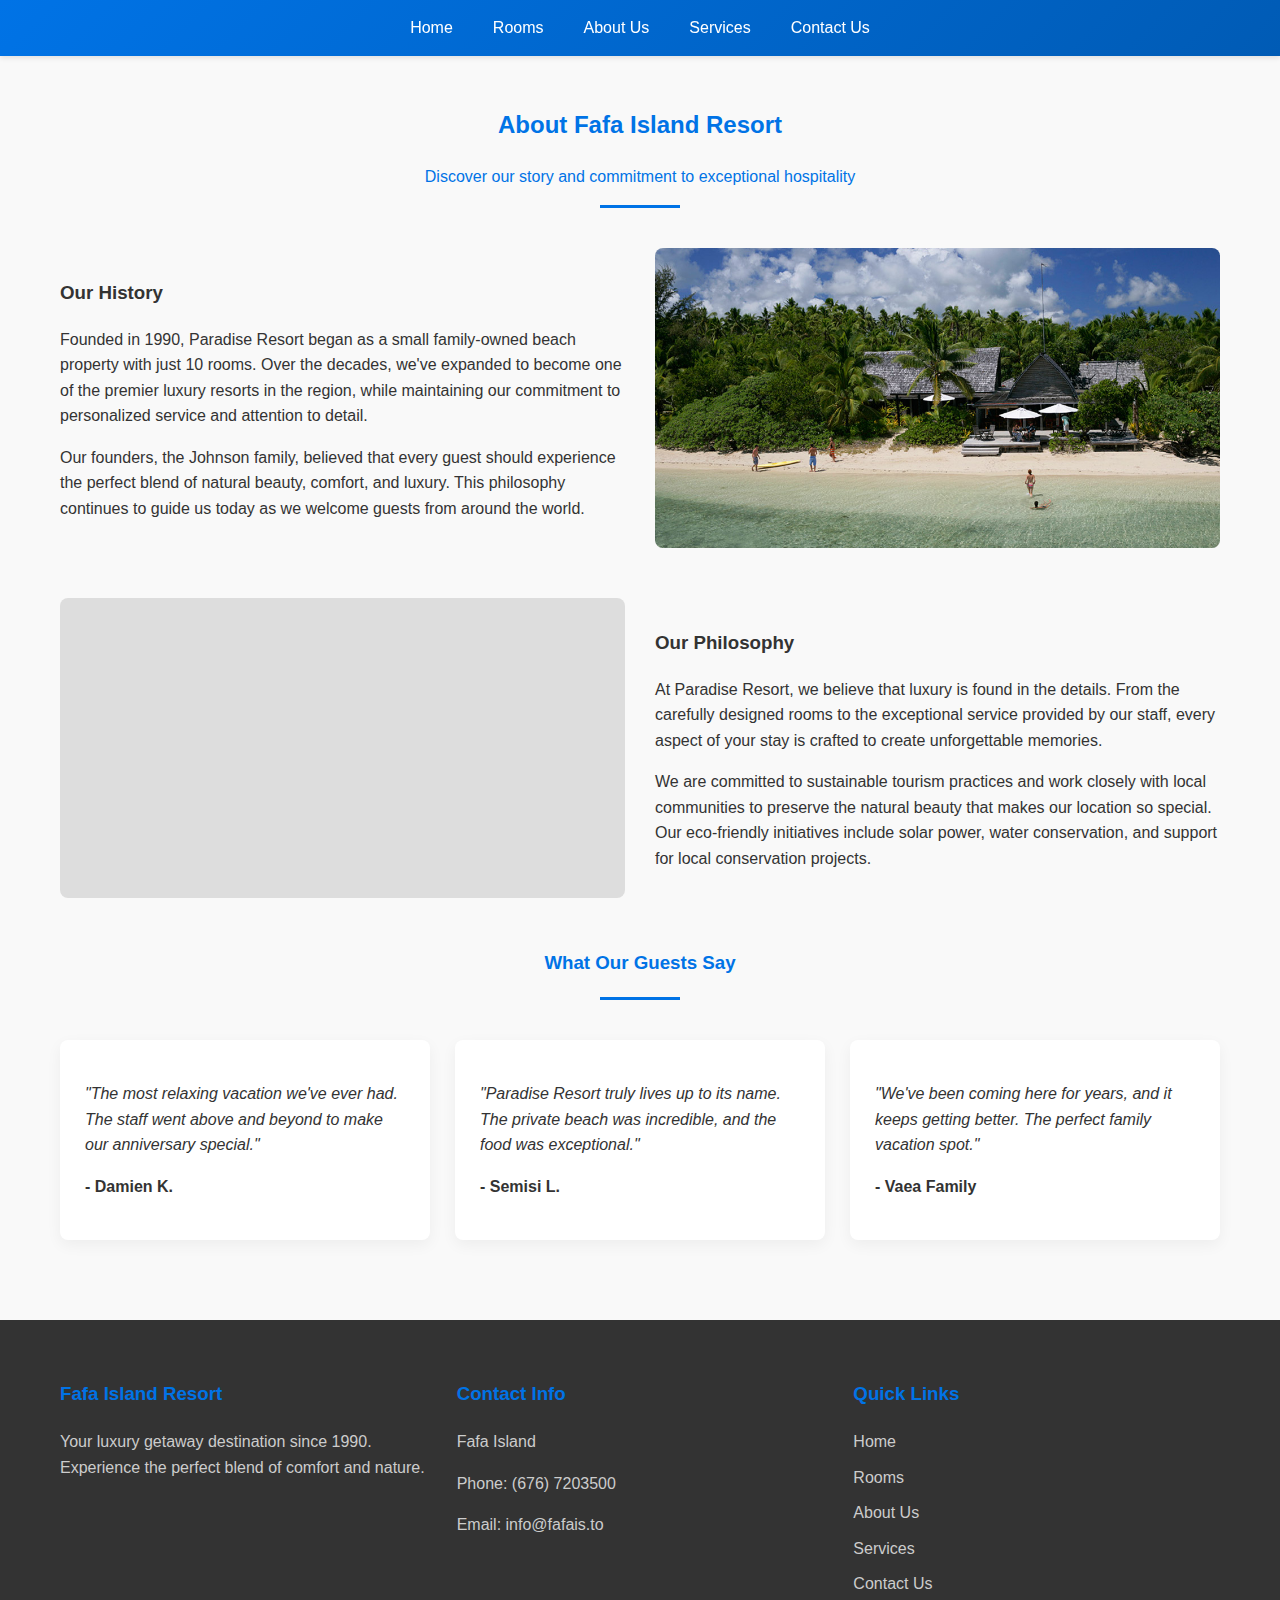
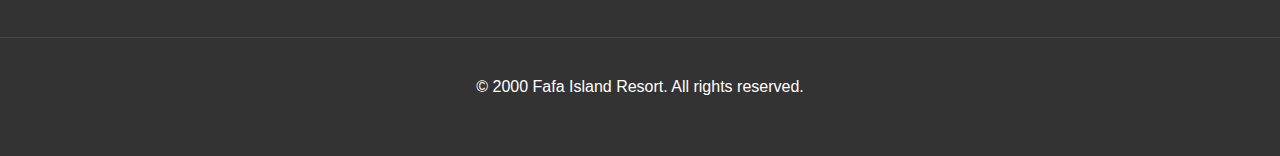
<file: assignment1/aboutus.html>
<!DOCTYPE html>
<html lang="en">
<head>
  <meta charset="UTF-8">
  <meta name="viewport" content="width=device-width, initial-scale=1.0">
  <title>Fafa Island Resort - About Us</title>
  <link rel="stylesheet" href="style.css">
</head>
<body>
  <nav>
    <ul>
      <li><a href="Home.html">Home</a></li>
      <li><a href="Rooms.html">Rooms</a></li>
      <li><a href="Aboutus.html">About Us</a></li>
      <li><a href="Gallery.html">Services</a></li>
      <li><a href="Contactus.html">Contact Us</a></li>
    </ul>
  </nav>
  
  <div class="container">
    <div class="section-heading">
      <h2>About Fafa Island Resort</h2>
      <p>Discover our story and commitment to exceptional hospitality</p>
    </div>
    
    <div style="display: flex; flex-wrap: wrap; gap: 30px; align-items: center; margin-bottom: 50px;">
  <div style="flex: 1; min-width: 300px;">
    <h3>Our History</h3>
    <p>Founded in 1990, Paradise Resort began as a small family-owned beach property with just 10 rooms. Over the decades, we've expanded to become one of the premier luxury resorts in the region, while maintaining our commitment to personalized service and attention to detail.</p>
    <p>Our founders, the Johnson family, believed that every guest should experience the perfect blend of natural beauty, comfort, and luxury. This philosophy continues to guide us today as we welcome guests from around the world.</p>
  </div>
  <div style="flex: 1; min-width: 300px;">
    <div style="height: 300px; 
                background: #ddd; 
                background-image: url('images/fafamain1.jpg'); 
                background-size: cover; 
                background-position: center; 
                border-radius: 8px;">
    </div>
  </div>
</div>

    
    <div style="display: flex; flex-wrap: wrap-reverse; gap: 30px; align-items: center; margin-bottom: 50px;">
      <div style="flex: 1; min-width: 300px;">
        <div style="height: 300px; background: #ddd; background-image: url('https://placehold.co/500x300/0073e6/white?text=Our+Philosophy'); background-size: cover; background-position: center; border-radius: 8px;"></div>
      </div>
      <div style="flex: 1; min-width: 300px;">
        <h3>Our Philosophy</h3>
        <p>At Paradise Resort, we believe that luxury is found in the details. From the carefully designed rooms to the exceptional service provided by our staff, every aspect of your stay is crafted to create unforgettable memories.</p>
        <p>We are committed to sustainable tourism practices and work closely with local communities to preserve the natural beauty that makes our location so special. Our eco-friendly initiatives include solar power, water conservation, and support for local conservation projects.</p>
      </div>
    </div>
    
    <div class="section-heading">
      <h3>What Our Guests Say</h3>
    </div>
    
    <div style="display: grid; grid-template-columns: repeat(auto-fill, minmax(300px, 1fr)); gap: 25px; margin-top: 30px;">
      <div style="background: white; padding: 25px; border-radius: 8px; box-shadow: 0 5px 15px rgba(0,0,0,0.05);">
        <p style="font-style: italic;">"The most relaxing vacation we've ever had. The staff went above and beyond to make our anniversary special."</p>
        <p style="font-weight: bold; margin-top: 15px;">- Damien K.</p>
      </div>
      
      <div style="background: white; padding: 25px; border-radius: 8px; box-shadow: 0 5px 15px rgba(0,0,0,0.05);">
        <p style="font-style: italic;">"Paradise Resort truly lives up to its name. The private beach was incredible, and the food was exceptional."</p>
        <p style="font-weight: bold; margin-top: 15px;">- Semisi L.</p>
      </div>
      
      <div style="background: white; padding: 25px; border-radius: 8px; box-shadow: 0 5px 15px rgba(0,0,0,0.05);">
        <p style="font-style: italic;">"We've been coming here for years, and it keeps getting better. The perfect family vacation spot."</p>
        <p style="font-weight: bold; margin-top: 15px;">- Vaea Family</p>
      </div>
    </div>
  </div>
  
  <footer>
    <div class="footer-content">
      <div class="footer-section">
        <h3>Fafa Island Resort</h3>
        <p>Your luxury getaway destination since 1990. Experience the perfect blend of comfort and nature.</p>
      </div>
      
      <div class="footer-section">
        <h3>Contact Info</h3>
        <p>Fafa Island</p>
        <p>Phone: (676) 7203500</p>
        <p>Email: info@fafais.to</p>
      </div>
      
      <div class="footer-section">
        <h3>Quick Links</h3>
        <a href="Home.html">Home</a>
        <a href="Rooms.html">Rooms</a>
        <a href="Aboutus.html">About Us</a>
        <a href="Gallery.html">Services</a>
        <a href="Contactus.html">Contact Us</a>
      </div>
    </div>
    
    <div class="footer-bottom">
      <p>&copy; 2000 Fafa Island Resort. All rights reserved.</p>
    </div>
  </footer>
</body>
</html>
</file>
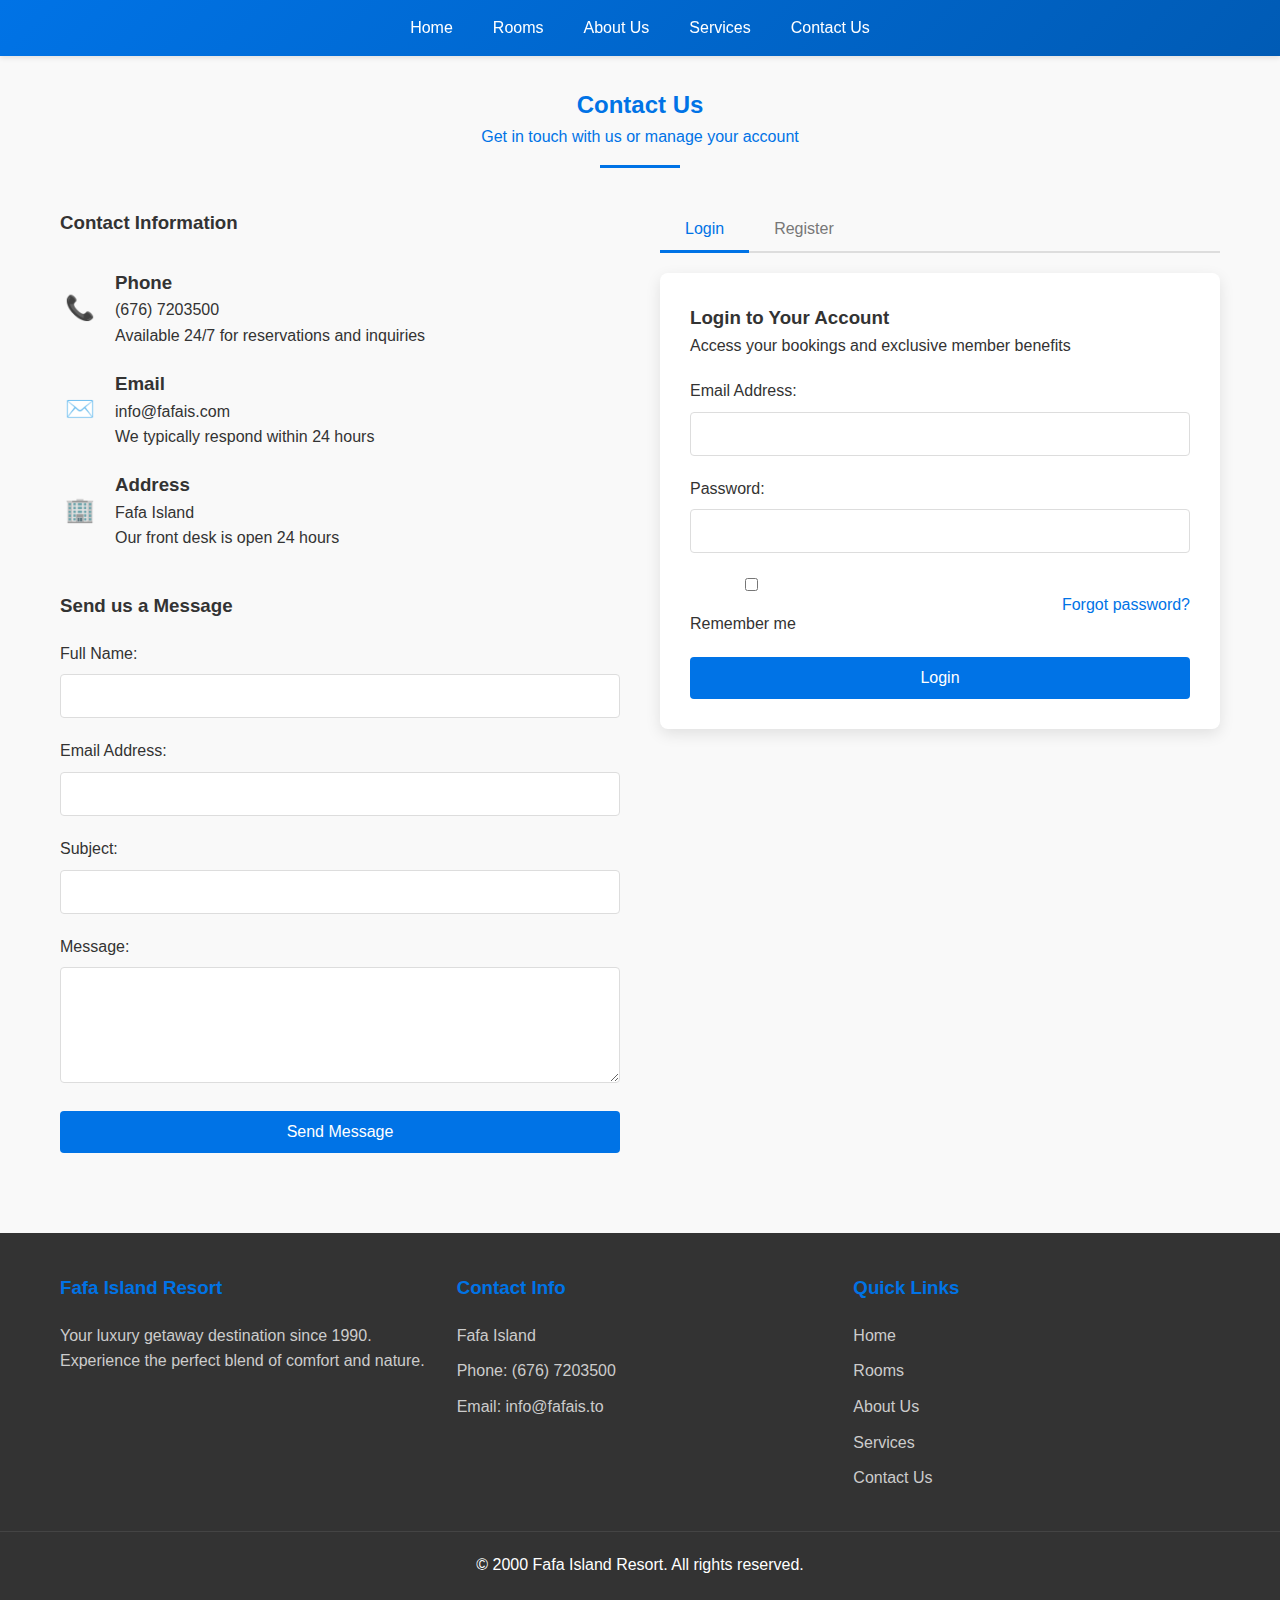
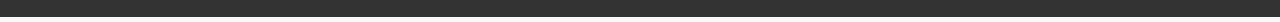
<file: assignment1/contactus.html>
<!DOCTYPE html>
<html lang="en">
<head>
  <meta charset="UTF-8">
  <meta name="viewport" content="width=device-width, initial-scale=1.0">
  <title>Fafa Island Resort - Contact Us</title>
  <style>
    * {
      box-sizing: border-box;
      margin: 0;
      padding: 0;
    }

    body {
      font-family: 'Segoe UI', Tahoma, Geneva, Verdana, sans-serif;
      background-color: #f9f9f9;
      color: #333;
      line-height: 1.6;
    }

    /* Navigation */
    nav {
      background: linear-gradient(135deg, #0073e6 0%, #005bb5 100%);
      box-shadow: 0 2px 5px rgba(0,0,0,0.1);
      position: sticky;
      top: 0;
      z-index: 100;
    }

    nav ul {
      list-style: none;
      margin: 0;
      padding: 0;
      display: flex;
      justify-content: center;
      flex-wrap: wrap;
    }

    nav ul li {
      margin: 0;
    }

    nav ul li a {
      display: block;
      padding: 15px 20px;
      text-decoration: none;
      color: white;
      font-weight: 500;
      transition: all 0.3s ease;
    }

    nav ul li a:hover {
      background: rgba(255, 255, 255, 0.2);
    }

    /* Container for content */
    .container {
      max-width: 1200px;
      margin: 0 auto;
      padding: 30px 20px;
    }

    /* Section headings */
    .section-heading {
      text-align: center;
      margin-bottom: 40px;
      color: #0073e6;
      position: relative;
    }

    .section-heading:after {
      content: '';
      display: block;
      width: 80px;
      height: 3px;
      background: #0073e6;
      margin: 15px auto;
    }

    /* Contact page specific styles */
    .contact-container {
      display: flex;
      flex-wrap: wrap;
      gap: 40px;
    }

    .contact-info {
      flex: 1;
      min-width: 300px;
    }

    .auth-container {
      flex: 1;
      min-width: 300px;
    }

    .auth-tabs {
      display: flex;
      margin-bottom: 20px;
      border-bottom: 2px solid #ddd;
    }

    .auth-tab {
      padding: 12px 25px;
      background: none;
      border: none;
      font-size: 1rem;
      font-weight: 500;
      cursor: pointer;
      transition: all 0.3s ease;
      color: #777;
    }

    .auth-tab.active {
      color: #0073e6;
      border-bottom: 3px solid #0073e6;
      margin-bottom: -2px;
    }

    .auth-form {
      display: none;
      background: white;
      padding: 30px;
      border-radius: 8px;
      box-shadow: 0 5px 15px rgba(0,0,0,0.1);
    }

    .auth-form.active {
      display: block;
    }

    .contact-methods {
      margin-top: 30px;
    }

    .contact-method {
      display: flex;
      align-items: center;
      margin-bottom: 20px;
    }

    .contact-icon {
      font-size: 24px;
      margin-right: 15px;
      color: #0073e6;
      width: 40px;
      text-align: center;
    }

    /* Forms */
    form {
      margin-top: 20px;
    }

    form label {
      display: block;
      margin-bottom: 8px;
      font-weight: 500;
    }

    form input, form textarea {
      width: 100%;
      padding: 12px;
      margin-bottom: 20px;
      border: 1px solid #ddd;
      border-radius: 4px;
      font-size: 1rem;
    }

    form input:focus, form textarea:focus {
      outline: none;
      border-color: #0073e6;
      box-shadow: 0 0 0 2px rgba(0,115,230,0.2);
    }

    form button {
      width: 100%;
      padding: 12px;
      background: #0073e6;
      color: white;
      border: none;
      border-radius: 4px;
      font-size: 1rem;
      cursor: pointer;
      transition: background 0.3s ease;
    }

    form button:hover {
      background: #005bb5;
    }

    /* Footer */
    footer {
      background: #333;
      color: white;
      padding: 40px 0;
      margin-top: 50px;
    }

    .footer-content {
      max-width: 1200px;
      margin: 0 auto;
      display: grid;
      grid-template-columns: repeat(auto-fit, minmax(250px, 1fr));
      gap: 30px;
      padding: 0 20px;
    }

    .footer-section h3 {
      color: #0073e6;
      margin-bottom: 20px;
    }

    .footer-section p, .footer-section a {
      color: #ccc;
      margin-bottom: 10px;
      display: block;
      text-decoration: none;
    }

    .footer-section a:hover {
      color: white;
    }

    .footer-bottom {
      text-align: center;
      padding-top: 20px;
      border-top: 1px solid #444;
      margin-top: 30px;
    }

    /* Responsive design */
    @media (max-width: 768px) {
      nav ul {
        flex-direction: column;
      }
      
      .contact-container {
        flex-direction: column;
      }
    }
  </style>
</head>
<body>
  <nav>
    <ul>
      <li><a href="Home.html">Home</a></li>
      <li><a href="Rooms.html">Rooms</a></li>
      <li><a href="Aboutus.html">About Us</a></li>
      <li><a href="Gallery.html">Services</a></li>
      <li><a href="Contactus.html">Contact Us</a></li>
    </ul>
  </nav>
  
  <div class="container">
    <div class="section-heading">
      <h2>Contact Us</h2>
      <p>Get in touch with us or manage your account</p>
    </div>
    
    <div class="contact-container">
      <div class="contact-info">
        <h3>Contact Information</h3>
        
        <div class="contact-methods">
          <div class="contact-method">
            <div class="contact-icon">📞</div>
            <div>
              <h3>Phone</h3>
              <p>(676) 7203500</p>
              <p>Available 24/7 for reservations and inquiries</p>
            </div>
          </div>
          
          <div class="contact-method">
            <div class="contact-icon">✉️</div>
            <div>
              <h3>Email</h3>
              <p>info@fafais.com</p>
              <p>We typically respond within 24 hours</p>
            </div>
          </div>
          
          <div class="contact-method">
            <div class="contact-icon">🏢</div>
            <div>
              <h3>Address</h3>
              <p>Fafa Island</p>
              <p>Our front desk is open 24 hours</p>
            </div>
          </div>
        </div>
        
        <h3 style="margin-top: 40px;">Send us a Message</h3>
        <form id="contact-form">
          <label for="name">Full Name:</label>
          <input type="text" id="name" name="name" required>
          
          <label for="email">Email Address:</label>
          <input type="email" id="email" name="email" required>
          
          <label for="subject">Subject:</label>
          <input type="text" id="subject" name="subject" required>
          
          <label for="message">Message:</label>
          <textarea id="message" name="message" rows="5" required></textarea>
          
          <button type="submit">Send Message</button>
        </form>
      </div>
      
      <div class="auth-container">
        <div class="auth-tabs">
          <button class="auth-tab active" data-tab="login">Login</button>
          <button class="auth-tab" data-tab="register">Register</button>
        </div>
        
        <div id="login-form" class="auth-form active">
          <h3>Login to Your Account</h3>
          <p>Access your bookings and exclusive member benefits</p>
          
          <form id="login-form-content">
            <label for="login-email">Email Address:</label>
            <input type="email" id="login-email" name="email" required>
            
            <label for="login-password">Password:</label>
            <input type="password" id="login-password" name="password" required>
            
            <div style="margin-bottom: 20px; display: flex; justify-content: space-between; align-items: center;">
              <div>
                <input type="checkbox" id="remember" name="remember">
                <label for="remember" style="display: inline; font-weight: normal;">Remember me</label>
              </div>
              <a href="#" style="text-decoration: none; color: #0073e6;">Forgot password?</a>
            </div>
            
            <button type="submit">Login</button>
          </form>
        </div>
        
        <div id="register-form" class="auth-form">
          <h3>Create an Account</h3>
          <p>Join us to access exclusive offers and manage your bookings</p>
          
          <form id="register-form-content">
            <label for="register-name">Full Name:</label>
            <input type="text" id="register-name" name="fullname" required>
            
            <label for="register-email">Email Address:</label>
            <input type="email" id="register-email" name="email" required>
            
            <label for="register-phone">Phone Number:</label>
            <input type="tel" id="register-phone" name="phone">
            
            <label for="register-password">Password:</label>
            <input type="password" id="register-password" name="password" minlength="8" required>
            
            <label for="confirm-password">Confirm Password:</label>
            <input type="password" id="confirm-password" name="confirm-password" required>
            
            <div style="margin-bottom: 20px;">
              <input type="checkbox" id="newsletter" name="newsletter">
              <label for="newsletter" style="display: inline; font-weight: normal;">Subscribe to our newsletter for special offers</label>
            </div>
            
            <button type="submit">Create Account</button>
          </form>
        </div>
      </div>
    </div>
  </div>
  
  <footer>
    <div class="footer-content">
      <div class="footer-section">
        <h3>Fafa Island Resort</h3>
        <p>Your luxury getaway destination since 1990. Experience the perfect blend of comfort and nature.</p>
      </div>
      
      <div class="footer-section">
        <h3>Contact Info</h3>
        <p>Fafa Island</p>
        <p>Phone: (676) 7203500</p>
        <p>Email: info@fafais.to</p>
      </div>
      
      <div class="footer-section">
        <h3>Quick Links</h3>
        <a href="Home.html">Home</a>
        <a href="Rooms.html">Rooms</a>
        <a href="Aboutus.html">About Us</a>
        <a href="Gallery.html">Services</a>
        <a href="Contactus.html">Contact Us</a>
      </div>
    </div>
    
    <div class="footer-bottom">
      <p>&copy; 2000 Fafa Island Resort. All rights reserved.</p>
    </div>
  </footer>
  
  <script>
    // Tab switching functionality
    document.querySelectorAll('.auth-tab').forEach(tab => {
      tab.addEventListener('click', () => {
        // Remove active class from all tabs and forms
        document.querySelectorAll('.auth-tab').forEach(t => t.classList.remove('active'));
        document.querySelectorAll('.auth-form').forEach(f => f.classList.remove('active'));
        
        // Add active class to clicked tab and corresponding form
        tab.classList.add('active');
        document.getElementById(tab.dataset.tab + '-form').classList.add('active');
      });
    });
    
    // Form submission handlers
    document.getElementById('contact-form').addEventListener('submit', function(e) {
      e.preventDefault();
      alert('Thank you for your message! We will get back to you soon.');
      this.reset();
    });
    
    document.getElementById('login-form-content').addEventListener('submit', function(e) {
      e.preventDefault();
      alert('Login successful! Redirecting to your account.');
      this.reset();
    });
    
    document.getElementById('register-form-content').addEventListener('submit', function(e) {
      e.preventDefault();
      
      const password = document.getElementById('register-password').value;
      const confirmPassword = document.getElementById('confirm-password').value;
      
      if (password !== confirmPassword) {
        alert('Passwords do not match!');
        return;
      }
      
      alert('Account created successfully! You can now login.');
      this.reset();
      
      // Switch to login tab
      document.querySelectorAll('.auth-tab').forEach(t => t.classList.remove('active'));
      document.querySelectorAll('.auth-form').forEach(f => f.classList.remove('active'));
      document.querySelector('[data-tab="login"]').classList.add('active');
      document.getElementById('login-form').classList.add('active');
    });
  </script>
</body>
</html>
</file>
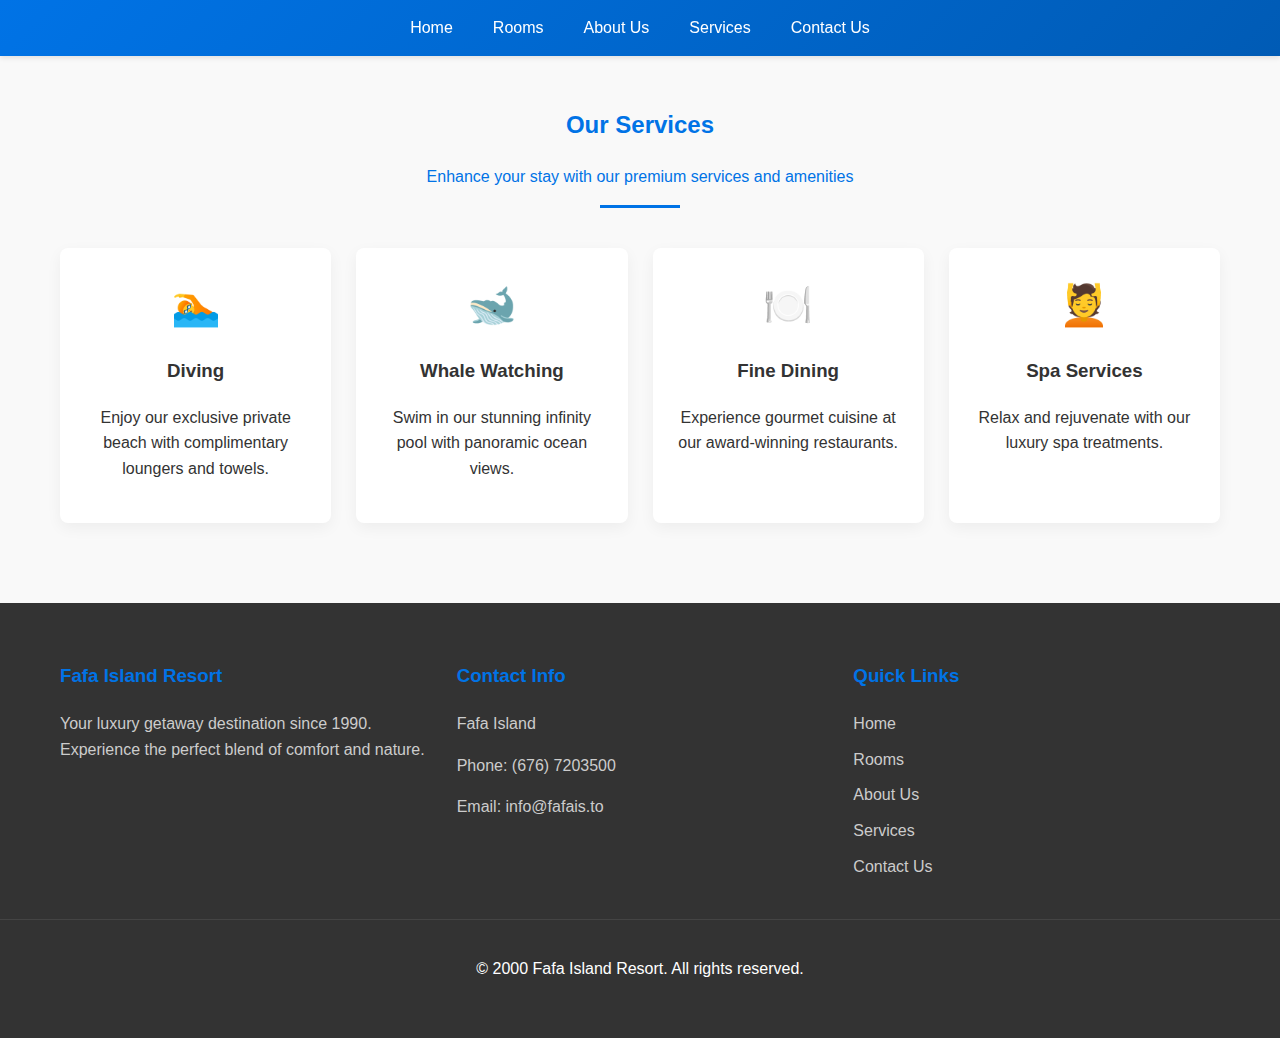
<file: assignment1/gallery.html>
<!DOCTYPE html>
<html lang="en">
<head>
  <meta charset="UTF-8">
  <meta name="viewport" content="width=device-width, initial-scale=1.0">
  <title>Paradise Resort - Services</title>
  <link rel="stylesheet" href="style.css">
</head>
<body>
  <nav>
    <ul>
      <li><a href="Home.html">Home</a></li>
      <li><a href="Rooms.html">Rooms</a></li>
      <li><a href="Aboutus.html">About Us</a></li>
      <li><a href="Gallery.html">Services</a></li>
      <li><a href="Contactus.html">Contact Us</a></li>
    </ul>
  </nav>
  
  <div class="container">
    <div class="section-heading">
      <h2>Our Services</h2>
      <p>Enhance your stay with our premium services and amenities</p>
    </div>
    
    <div class="services-grid">
      <div class="service-item">
        <div class="service-icon">🏊</div>
        <h3>Diving</h3>
        <p>Enjoy our exclusive private beach with complimentary loungers and towels.</p>
      </div>
      
      <div class="service-item">
        <div class="service-icon">🐋</div>
        <h3>Whale Watching</h3>
        <p>Swim in our stunning infinity pool with panoramic ocean views.</p>
      </div>
      
      <div class="service-item">
        <div class="service-icon">🍽️</div>
        <h3>Fine Dining</h3>
        <p>Experience gourmet cuisine at our award-winning restaurants.</p>
      </div>
      
      <div class="service-item">
        <div class="service-icon">💆</div>
        <h3>Spa Services</h3>
        <p>Relax and rejuvenate with our luxury spa treatments.</p>
      </div>
    </div>
  </div>
  
  <footer>
    <div class="footer-content">
      <div class="footer-section">
        <h3>Fafa Island Resort</h3>
        <p>Your luxury getaway destination since 1990. Experience the perfect blend of comfort and nature.</p>
      </div>
      
      <div class="footer-section">
        <h3>Contact Info</h3>
        <p>Fafa Island</p>
        <p>Phone: (676) 7203500</p>
        <p>Email: info@fafais.to</p>
      </div>
      
      <div class="footer-section">
        <h3>Quick Links</h3>
        <a href="Home.html">Home</a>
        <a href="Rooms.html">Rooms</a>
        <a href="Aboutus.html">About Us</a>
        <a href="Gallery.html">Services</a>
        <a href="Contactus.html">Contact Us</a>
      </div>
    </div>
    
    <div class="footer-bottom">
      <p>&copy; 2000 Fafa Island Resort. All rights reserved.</p>
    </div>
  </footer>
</body>
</html>
</file>
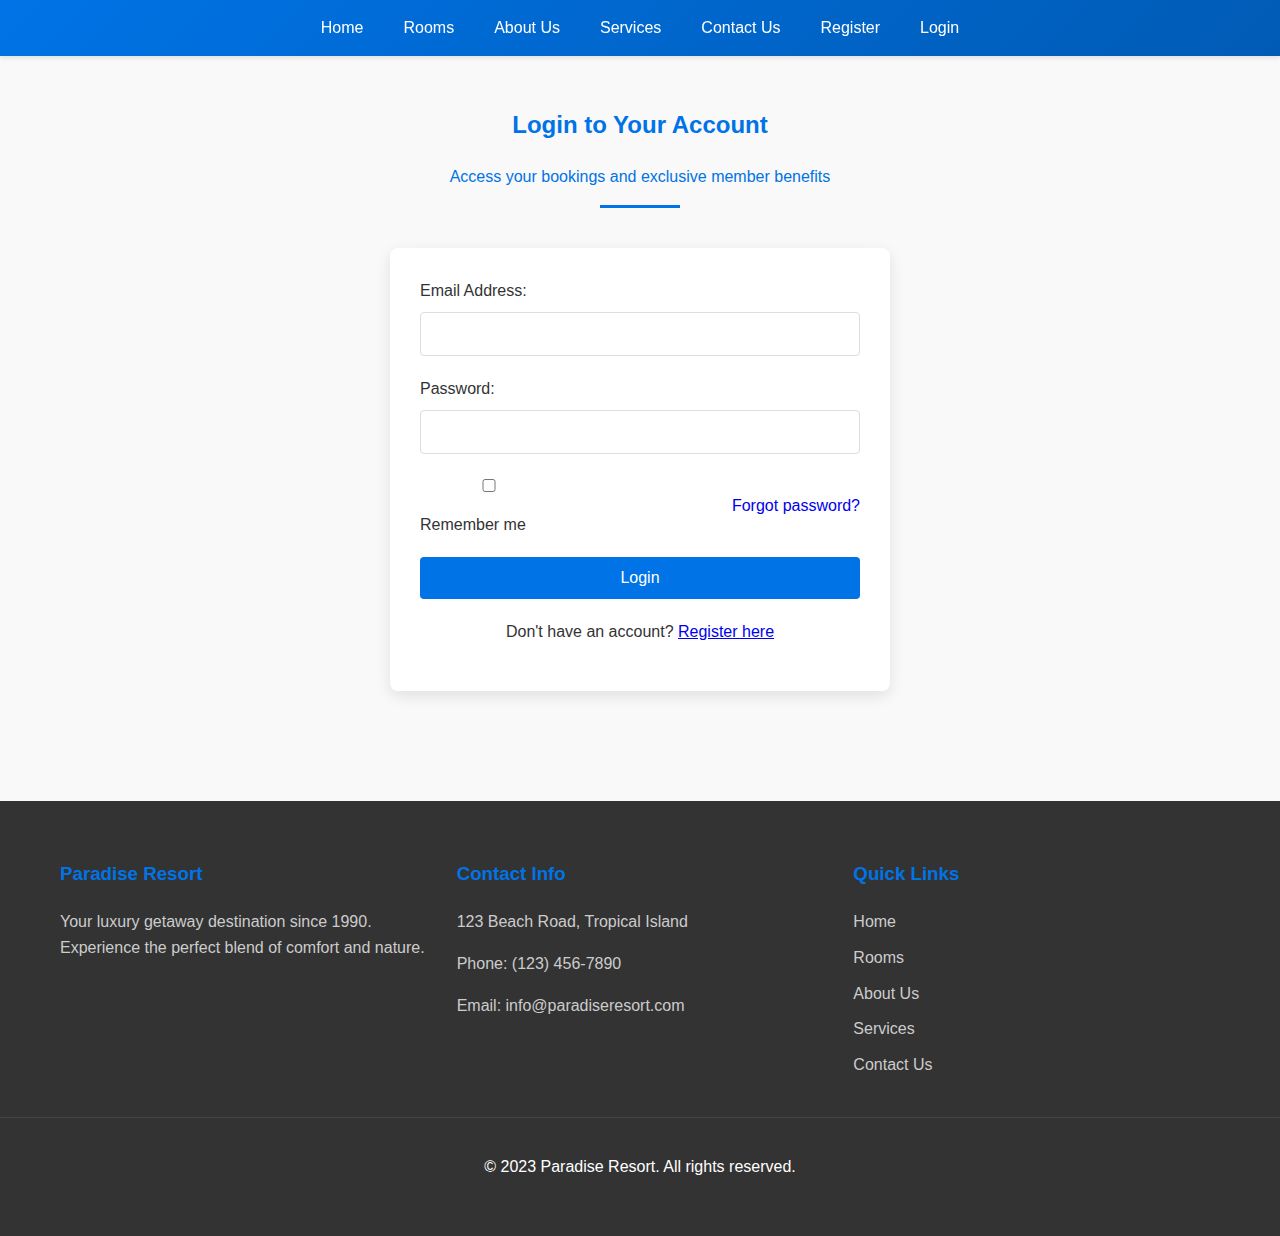
<file: assignment1/login.html>
<!DOCTYPE html>
<html lang="en">
<head>
  <meta charset="UTF-8">
  <meta name="viewport" content="width=device-width, initial-scale=1.0">
  <title>Paradise Resort - Login</title>
  <link rel="stylesheet" href="style.css">
</head>
<body>
  <nav>
    <ul>
      <li><a href="Home.html">Home</a></li>
      <li><a href="Rooms.html">Rooms</a></li>
      <li><a href="Aboutus.html">About Us</a></li>
      <li><a href="Gallery.html">Services</a></li>
      <li><a href="Contactus.html">Contact Us</a></li>
      <li><a href="Register.html">Register</a></li>
      <li><a href="Login.html">Login</a></li>
    </ul>
  </nav>
  
  <div class="container">
    <div class="section-heading">
      <h2>Login to Your Account</h2>
      <p>Access your bookings and exclusive member benefits</p>
    </div>
    
    <form id="login-form">
      <label for="email">Email Address:</label>
      <input type="email" id="email" name="email" required>
      
      <label for="password">Password:</label>
      <input type="password" id="password" name="password" required>
      
      <div style="margin-bottom: 20px; display: flex; justify-content: space-between; align-items: center;">
        <div>
          <input type="checkbox" id="remember" name="remember">
          <label for="remember" style="display: inline; font-weight: normal;">Remember me</label>
        </div>
        <a href="#" style="text-decoration: none;">Forgot password?</a>
      </div>
      
      <button type="submit">Login</button>
      
      <p style="text-align: center; margin-top: 20px;">
        Don't have an account? <a href="Register.html">Register here</a>
      </p>
    </form>
  </div>
  
  <footer>
    <div class="footer-content">
      <div class="footer-section">
        <h3>Paradise Resort</h3>
        <p>Your luxury getaway destination since 1990. Experience the perfect blend of comfort and nature.</p>
      </div>
      
      <div class="footer-section">
        <h3>Contact Info</h3>
        <p>123 Beach Road, Tropical Island</p>
        <p>Phone: (123) 456-7890</p>
        <p>Email: info@paradiseresort.com</p>
      </div>
      
      <div class="footer-section">
        <h3>Quick Links</h3>
        <a href="Home.html">Home</a>
        <a href="Rooms.html">Rooms</a>
        <a href="Aboutus.html">About Us</a>
        <a href="Gallery.html">Services</a>
        <a href="Contactus.html">Contact Us</a>
      </div>
    </div>
    
    <div class="footer-bottom">
      <p>&copy; 2023 Paradise Resort. All rights reserved.</p>
    </div>
  </footer>
  
  <script>
    document.getElementById('login-form').addEventListener('submit', function(e) {
      e.preventDefault();
      alert('Login successful! Redirecting to your account.');
      // In a real application, you would redirect to a dashboard page
      // window.location.href = 'Dashboard.html';
    });
  </script>
</body>
</html>
</file>
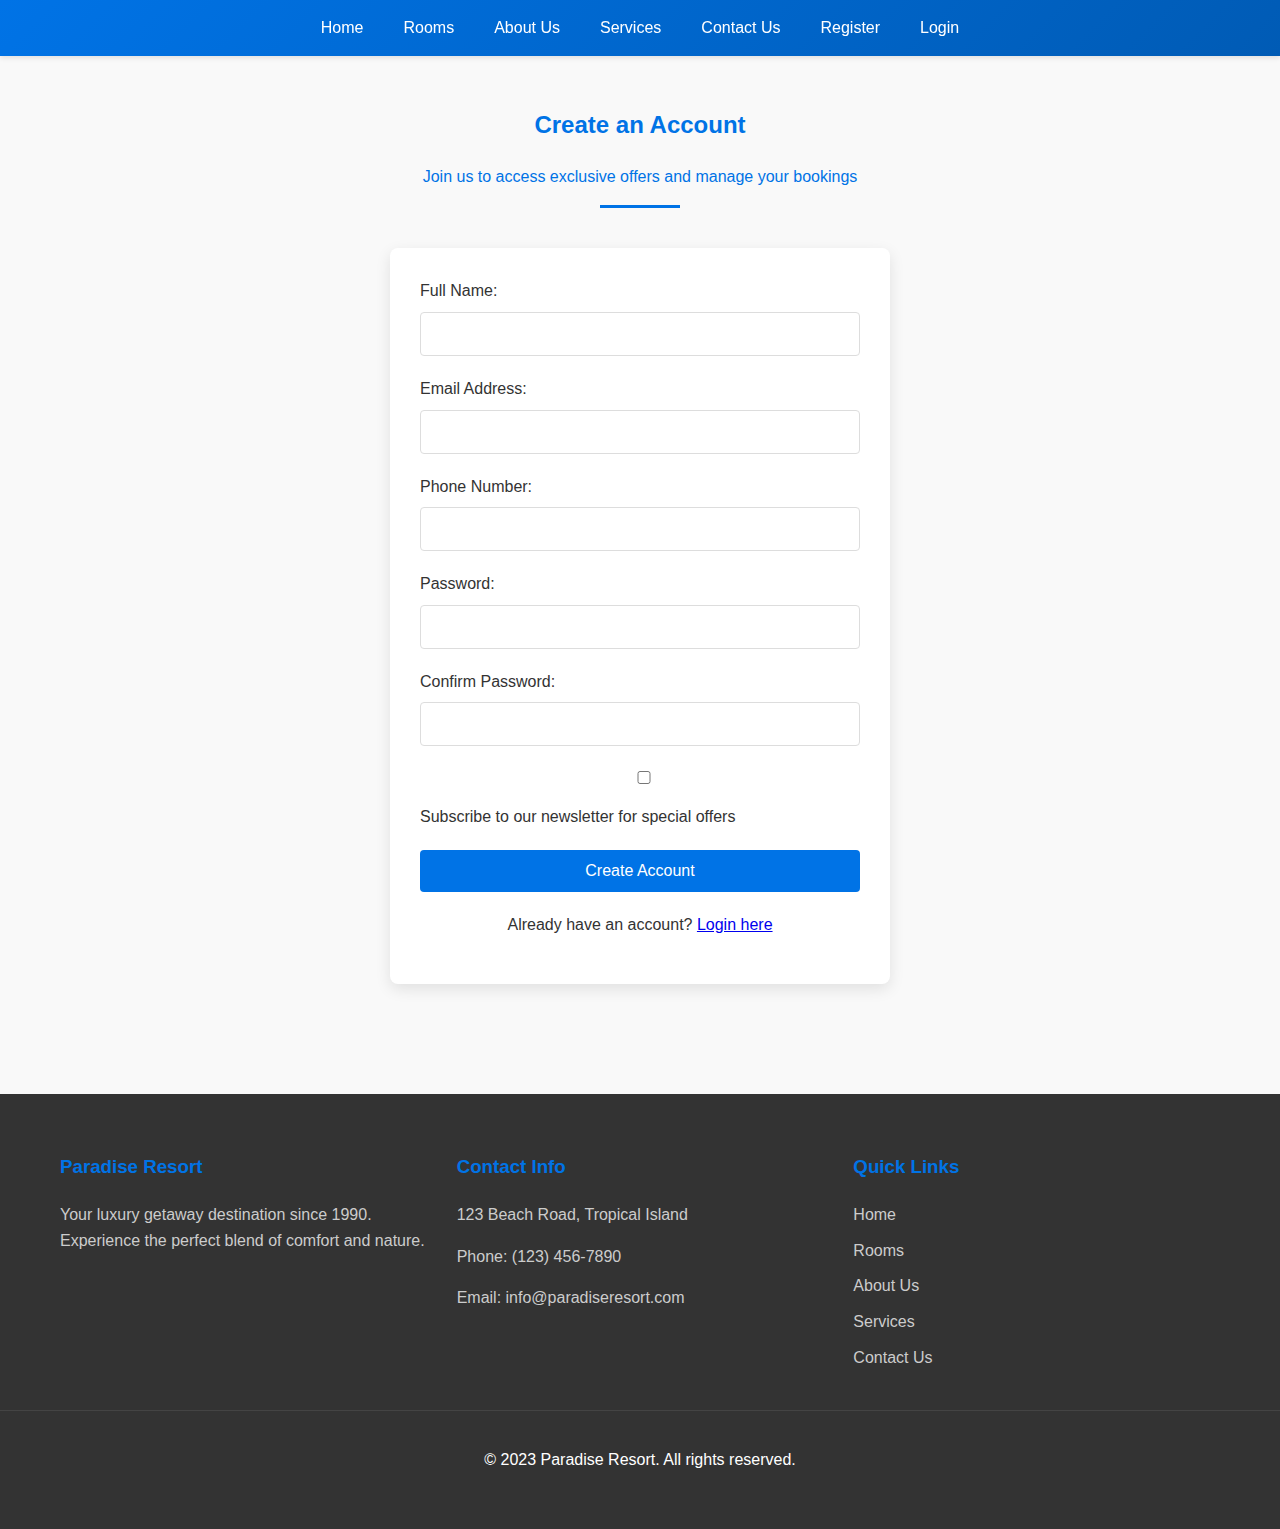
<file: assignment1/register.html>
<!DOCTYPE html>
<html lang="en">
<head>
  <meta charset="UTF-8">
  <meta name="viewport" content="width=device-width, initial-scale=1.0">
  <title>Paradise Resort - Register</title>
  <link rel="stylesheet" href="style.css">
</head>
<body>
  <nav>
    <ul>
      <li><a href="Home.html">Home</a></li>
      <li><a href="Rooms.html">Rooms</a></li>
      <li><a href="Aboutus.html">About Us</a></li>
      <li><a href="Gallery.html">Services</a></li>
      <li><a href="Contactus.html">Contact Us</a></li>
      <li><a href="Register.html">Register</a></li>
      <li><a href="Login.html">Login</a></li>
    </ul>
  </nav>
  
  <div class="container">
    <div class="section-heading">
      <h2>Create an Account</h2>
      <p>Join us to access exclusive offers and manage your bookings</p>
    </div>
    
    <form id="register-form">
      <label for="fullname">Full Name:</label>
      <input type="text" id="fullname" name="fullname" required>
      
      <label for="email">Email Address:</label>
      <input type="email" id="email" name="email" required>
      
      <label for="phone">Phone Number:</label>
      <input type="tel" id="phone" name="phone">
      
      <label for="password">Password:</label>
      <input type="password" id="password" name="password" minlength="8" required>
      
      <label for="confirm-password">Confirm Password:</label>
      <input type="password" id="confirm-password" name="confirm-password" required>
      
      <div style="margin-bottom: 20px;">
        <input type="checkbox" id="newsletter" name="newsletter">
        <label for="newsletter" style="display: inline; font-weight: normal;">Subscribe to our newsletter for special offers</label>
      </div>
      
      <button type="submit">Create Account</button>
      
      <p style="text-align: center; margin-top: 20px;">
        Already have an account? <a href="Login.html">Login here</a>
      </p>
    </form>
  </div>
  
  <footer>
    <div class="footer-content">
      <div class="footer-section">
        <h3>Paradise Resort</h3>
        <p>Your luxury getaway destination since 1990. Experience the perfect blend of comfort and nature.</p>
      </div>
      
      <div class="footer-section">
        <h3>Contact Info</h3>
        <p>123 Beach Road, Tropical Island</p>
        <p>Phone: (123) 456-7890</p>
        <p>Email: info@paradiseresort.com</p>
      </div>
      
      <div class="footer-section">
        <h3>Quick Links</h3>
        <a href="Home.html">Home</a>
        <a href="Rooms.html">Rooms</a>
        <a href="Aboutus.html">About Us</a>
        <a href="Gallery.html">Services</a>
        <a href="Contactus.html">Contact Us</a>
      </div>
    </div>
    
    <div class="footer-bottom">
      <p>&copy; 2023 Paradise Resort. All rights reserved.</p>
    </div>
  </footer>
  
  <script>
    document.getElementById('register-form').addEventListener('submit', function(e) {
      e.preventDefault();
      
      const password = document.getElementById('password').value;
      const confirmPassword = document.getElementById('confirm-password').value;
      
      if (password !== confirmPassword) {
        alert('Passwords do not match!');
        return;
      }
      
      alert('Account created successfully! You can now login.');
      window.location.href = 'Login.html';
    });
  </script>
</body>
</html>
</file>
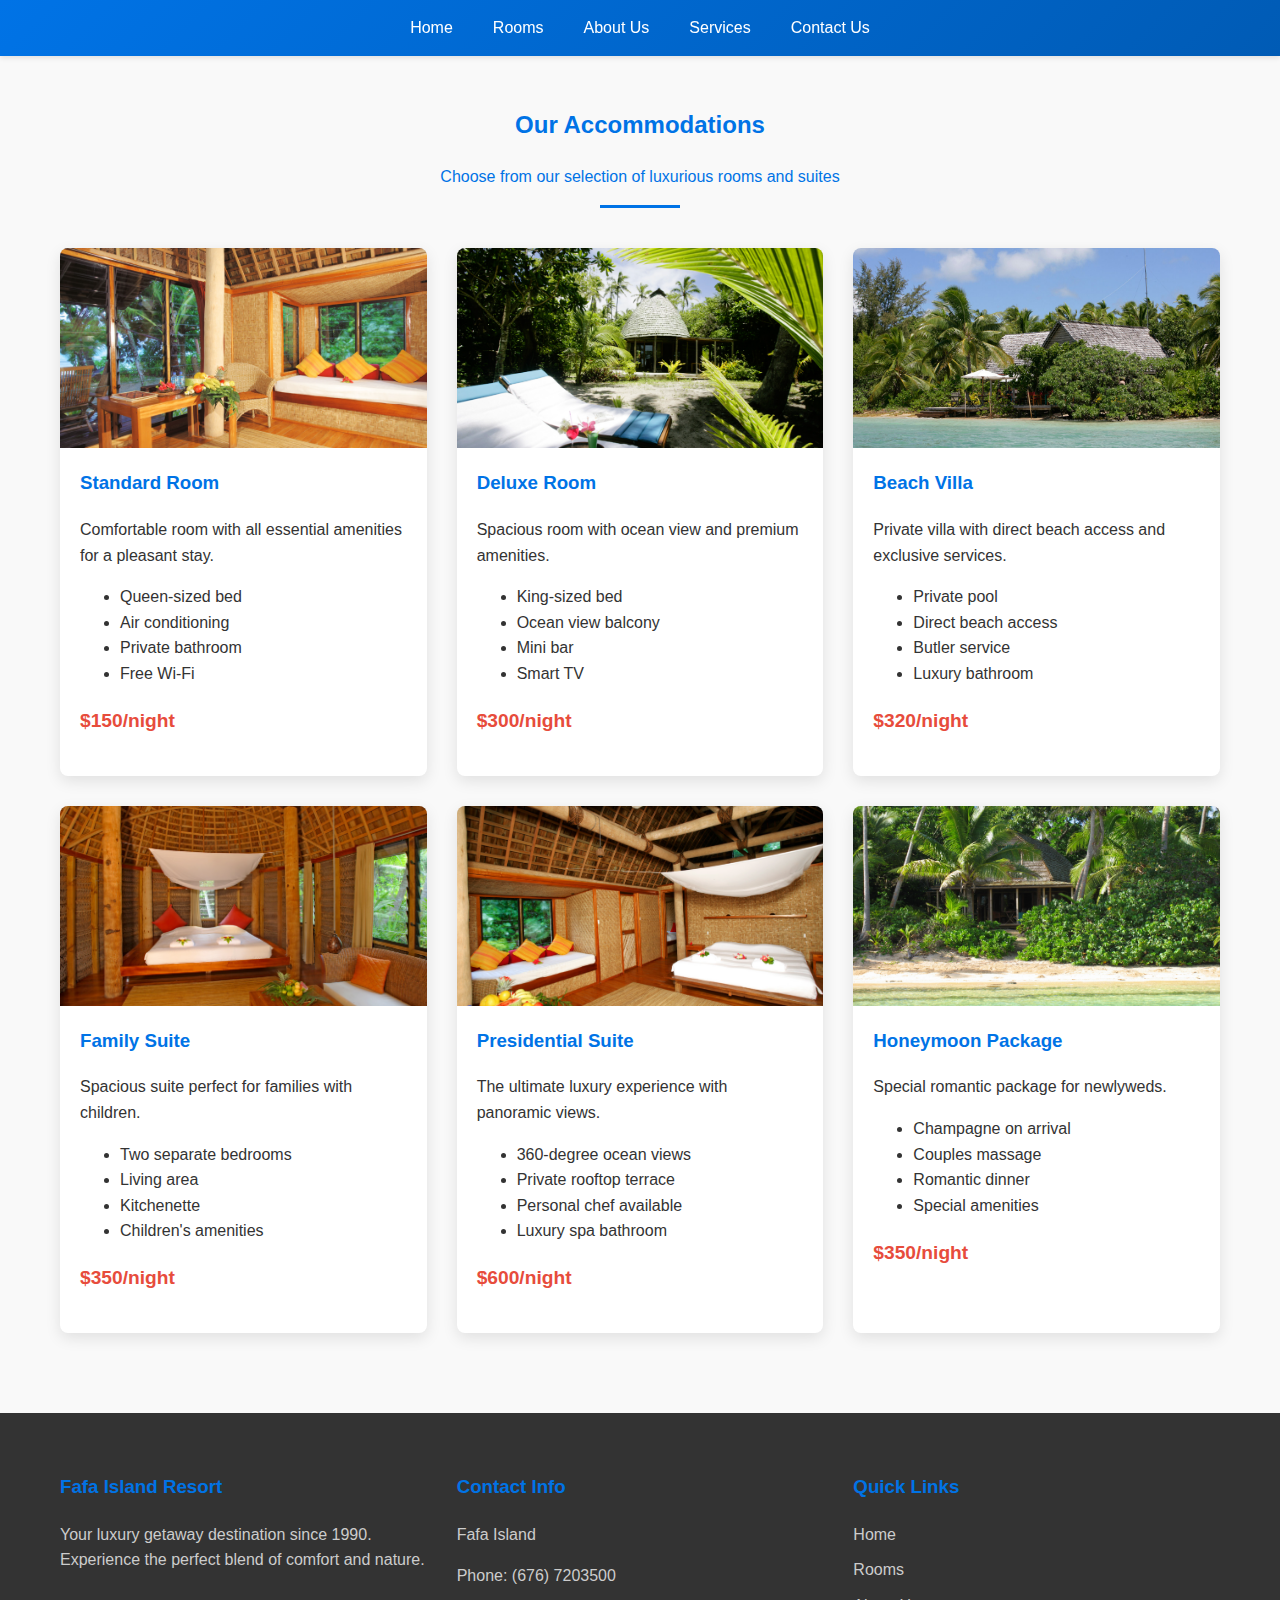
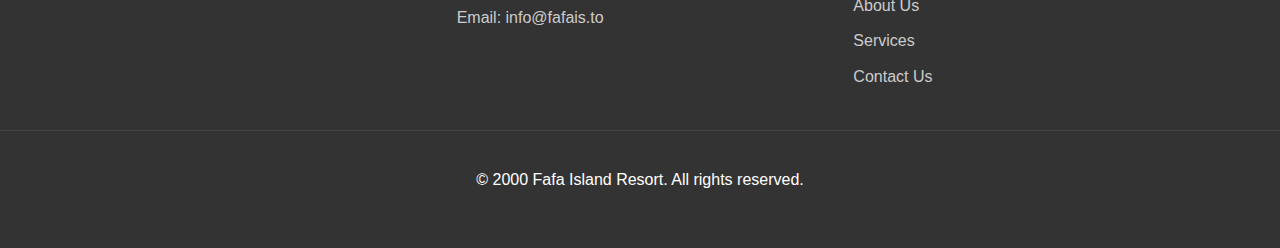
<file: assignment1/rooms.html>
<!DOCTYPE html>
<html lang="en">
<head>
  <meta charset="UTF-8">
  <meta name="viewport" content="width=device-width, initial-scale=1.0">
  <title>Paradise Resort - Rooms</title>
  <link rel="stylesheet" href="style.css">
</head>
<body>
  <nav>
    <ul>
      <li><a href="Home.html">Home</a></li>
      <li><a href="Rooms.html">Rooms</a></li>
      <li><a href="Aboutus.html">About Us</a></li>
      <li><a href="Gallery.html">Services</a></li>
      <li><a href="Contactus.html">Contact Us</a></li>

    </ul>
  </nav>
  
  <div class="container">
    <div class="section-heading">
      <h2>Our Accommodations</h2>
      <p>Choose from our selection of luxurious rooms and suites</p>
    </div>
    
    <div class="rooms-container">
      <div class="room-card">
        <div class="room-image" style="background-image: url('images/standard.png');"></div>
        <div class="room-content">
          <h3 class="room-title">Standard Room</h3>
          <p>Comfortable room with all essential amenities for a pleasant stay.</p>
          <ul>
            <li>Queen-sized bed</li>
            <li>Air conditioning</li>
            <li>Private bathroom</li>
            <li>Free Wi-Fi</li>
          </ul>
          <p class="room-price">$150/night</p>
        </div>
      </div>
      
      <div class="room-card">
        <div class="room-image" style="background-image: url('images/deluxefale.png');"></div>
        <div class="room-content">
          <h3 class="room-title">Deluxe Room</h3>
          <p>Spacious room with ocean view and premium amenities.</p>
          <ul>
            <li>King-sized bed</li>
            <li>Ocean view balcony</li>
            <li>Mini bar</li>
            <li>Smart TV</li>
          </ul>
          <p class="room-price">$300/night</p>
        </div>
      </div>
      
      <div class="room-card">
        <div class="room-image" style="background-image: url('images/beachvilla.jpg');"></div>
        <div class="room-content">
          <h3 class="room-title">Beach Villa</h3>
          <p>Private villa with direct beach access and exclusive services.</p>
          <ul>
            <li>Private pool</li>
            <li>Direct beach access</li>
            <li>Butler service</li>
            <li>Luxury bathroom</li>
          </ul>
          <p class="room-price">$320/night</p>
        </div>
      </div>
      
      <div class="room-card">
        <div class="room-image" style="background-image: url('images/famsuite.png');"></div>
        <div class="room-content">
          <h3 class="room-title">Family Suite</h3>
          <p>Spacious suite perfect for families with children.</p>
          <ul>
            <li>Two separate bedrooms</li>
            <li>Living area</li>
            <li>Kitchenette</li>
            <li>Children's amenities</li>
          </ul>
          <p class="room-price">$350/night</p>
        </div>
      </div>
      
      <div class="room-card">
       <div class="room-image" style="background-image: url('images/president.png');"></div>
        <div class="room-content">
          <h3 class="room-title">Presidential Suite</h3>
          <p>The ultimate luxury experience with panoramic views.</p>
          <ul>
            <li>360-degree ocean views</li>
            <li>Private rooftop terrace</li>
            <li>Personal chef available</li>
            <li>Luxury spa bathroom</li>
          </ul>
          <p class="room-price">$600/night</p>
        </div>
      </div>
      
      <div class="room-card">
        <div class="room-image" style="background-image: url('images/honeymoonfale.png');"></div>
        <div class="room-content">
          <h3 class="room-title">Honeymoon Package</h3>
          <p>Special romantic package for newlyweds.</p>
          <ul>
            <li>Champagne on arrival</li>
            <li>Couples massage</li>
            <li>Romantic dinner</li>
            <li>Special amenities</li>
          </ul>
          <p class="room-price">$350/night</p>
        </div>
      </div>
    </div>
  </div>
  
  <footer>
    <div class="footer-content">
      <div class="footer-section">
        <h3>Fafa Island Resort</h3>
        <p>Your luxury getaway destination since 1990. Experience the perfect blend of comfort and nature.</p>
      </div>
      
      <div class="footer-section">
        <h3>Contact Info</h3>
        <p>Fafa Island</p>
        <p>Phone: (676) 7203500</p>
        <p>Email: info@fafais.to</p>
      </div>
      
      <div class="footer-section">
        <h3>Quick Links</h3>
        <a href="Home.html">Home</a>
        <a href="Rooms.html">Rooms</a>
        <a href="Aboutus.html">About Us</a>
        <a href="Gallery.html">Services</a>
        <a href="Contactus.html">Contact Us</a>
      </div>
    </div>
    
    <div class="footer-bottom">
      <p>&copy; 2000 Fafa Island Resort. All rights reserved.</p>
    </div>
  </footer>
</body>
</html>
</file>
<file: assignment1/style.css>
/* Enhanced CSS for the resort website */
* {
  box-sizing: border-box;
}

body {
  font-family: 'Segoe UI', Tahoma, Geneva, Verdana, sans-serif;
  margin: 0;
  padding: 0;
  background-color: #f9f9f9;
  color: #333;
  line-height: 1.6;
}

/* Navigation */
nav {
  background: linear-gradient(135deg, #0073e6 0%, #005bb5 100%);
  box-shadow: 0 2px 5px rgba(0,0,0,0.1);
  position: sticky;
  top: 0;
  z-index: 100;
}

nav ul {
  list-style: none;
  margin: 0;
  padding: 0;
  display: flex;
  justify-content: center;
  flex-wrap: wrap;
}

nav ul li {
  margin: 0;
}

nav ul li a {
  display: block;
  padding: 15px 20px;
  text-decoration: none;
  color: white;
  font-weight: 500;
  transition: all 0.3s ease;
}

nav ul li a:hover {
  background: rgba(255, 255, 255, 0.2);
}

header {
  background: linear-gradient(rgba(0, 0, 0, 0.5), rgba(0, 0, 0, 0.5)), 
              url('images/fafamain1.jpg') no-repeat center center/cover;
  height: 70vh;
  display: flex;
  flex-direction: column;
  justify-content: center;
  align-items: center;
  text-align: center;
  color: white;
  padding: 20px;
}

}

header h1 {
  font-size: 3rem;
  margin-bottom: 15px;
  text-shadow: 2px 2px 4px rgba(0,0,0,0.5);
}

header p {
  font-size: 1.5rem;
  max-width: 800px;
}

/* Container for content */
.container {
  max-width: 1200px;
  margin: 0 auto;
  padding: 30px 20px;
}

/* Section headings */
.section-heading {
  text-align: center;
  margin-bottom: 40px;
  color: #0073e6;
  position: relative;
}

.section-heading:after {
  content: '';
  display: block;
  width: 80px;
  height: 3px;
  background: #0073e6;
  margin: 15px auto;
}

/* Room cards */
.rooms-container {
  display: grid;
  grid-template-columns: repeat(auto-fill, minmax(300px, 1fr));
  gap: 30px;
  margin-top: 30px;
}

.room-card {
  background: white;
  border-radius: 8px;
  overflow: hidden;
  box-shadow: 0 5px 15px rgba(0,0,0,0.1);
  transition: transform 0.3s ease;
}

.room-card:hover {
  transform: translateY(-5px);
}

.room-image {
  height: 200px;
  background-color: #ddd;
  background-size: cover;
  background-position: center;
}

.room-content {
  padding: 20px;
}

.room-title {
  margin-top: 0;
  color: #0073e6;
}

.room-price {
  font-weight: bold;
  color: #e74c3c;
  font-size: 1.2rem;
}

/* Services grid */
.services-grid {
  display: grid;
  grid-template-columns: repeat(auto-fill, minmax(250px, 1fr));
  gap: 25px;
  margin-top: 30px;
}

.service-item {
  text-align: center;
  padding: 25px;
  background: white;
  border-radius: 8px;
  box-shadow: 0 5px 15px rgba(0,0,0,0.05);
}

.service-icon {
  font-size: 2.5rem;
  color: #0073e6;
  margin-bottom: 15px;
}

/* Forms */
form {
  max-width: 500px;
  margin: 30px auto;
  padding: 30px;
  background: white;
  border-radius: 8px;
  box-shadow: 0 5px 15px rgba(0,0,0,0.1);
}

form label {
  display: block;
  margin-bottom: 8px;
  font-weight: 500;
}

form input, form textarea {
  width: 100%;
  padding: 12px;
  margin-bottom: 20px;
  border: 1px solid #ddd;
  border-radius: 4px;
  font-size: 1rem;
}

form input:focus, form textarea:focus {
  outline: none;
  border-color: #0073e6;
  box-shadow: 0 0 0 2px rgba(0,115,230,0.2);
}

form button {
  width: 100%;
  padding: 12px;
  background: #0073e6;
  color: white;
  border: none;
  border-radius: 4px;
  font-size: 1rem;
  cursor: pointer;
  transition: background 0.3s ease;
}

form button:hover {
  background: #005bb5;
}

/* Footer */
footer {
  background: #333;
  color: white;
  padding: 40px 0;
  margin-top: 50px;
}

.footer-content {
  max-width: 1200px;
  margin: 0 auto;
  display: grid;
  grid-template-columns: repeat(auto-fit, minmax(250px, 1fr));
  gap: 30px;
  padding: 0 20px;
}

.footer-section h3 {
  color: #0073e6;
  margin-bottom: 20px;
}

.footer-section p, .footer-section a {
  color: #ccc;
  margin-bottom: 10px;
  display: block;
  text-decoration: none;
}

.footer-section a:hover {
  color: white;
}

.footer-bottom {
  text-align: center;
  padding-top: 20px;
  border-top: 1px solid #444;
  margin-top: 30px;
}

/* Responsive design */
@media (max-width: 768px) {
  nav ul {
    flex-direction: column;
  }
  
  header h1 {
    font-size: 2rem;
  }
  
  header p {
    font-size: 1.2rem;
  }
  
  .rooms-container,
  .services-grid {
    grid-template-columns: 1fr;
  }
}

/* Contact page specific styles */
.contact-container {
  display: flex;
  flex-wrap: wrap;
  gap: 40px;
  max-width: 1200px;
  margin: 0 auto;
  padding: 30px 20px;
}

.contact-info {
  flex: 1;
  min-width: 300px;
}

.contact-form-container {
  flex: 1;
  min-width: 300px;
}

.contact-methods {
  margin-top: 30px;
}

.contact-method {
  display: flex;
  align-items: center;
  margin-bottom: 20px;
}

.contact-icon {
  font-size: 24px;
  margin-right: 15px;
  color: #0073e6;
  width: 40px;
  text-align: center;
}

.login-prompt {
  background: white;
  padding: 25px;
  border-radius: 8px;
  box-shadow: 0 5px 15px rgba(0,0,0,0.1);
  margin-bottom: 25px;
  text-align: center;
}

.auth-buttons {
  display: flex;
  gap: 15px;
  justify-content: center;
  margin-top: 20px;
}

.btn-login, .btn-signup {
  padding: 12px 25px;
  border: none;
  border-radius: 4px;
  font-weight: 500;
  cursor: pointer;
  transition: all 0.3s ease;
}

.btn-login {
  background: #0073e6;
  color: white;
}

.btn-login:hover {
  background: #005bb5;
}

.btn-signup {
  background: white;
  color: #0073e6;
  border: 2px solid #0073e6;
}

.btn-signup:hover {
  background: #f0f8ff;
}
</file>
